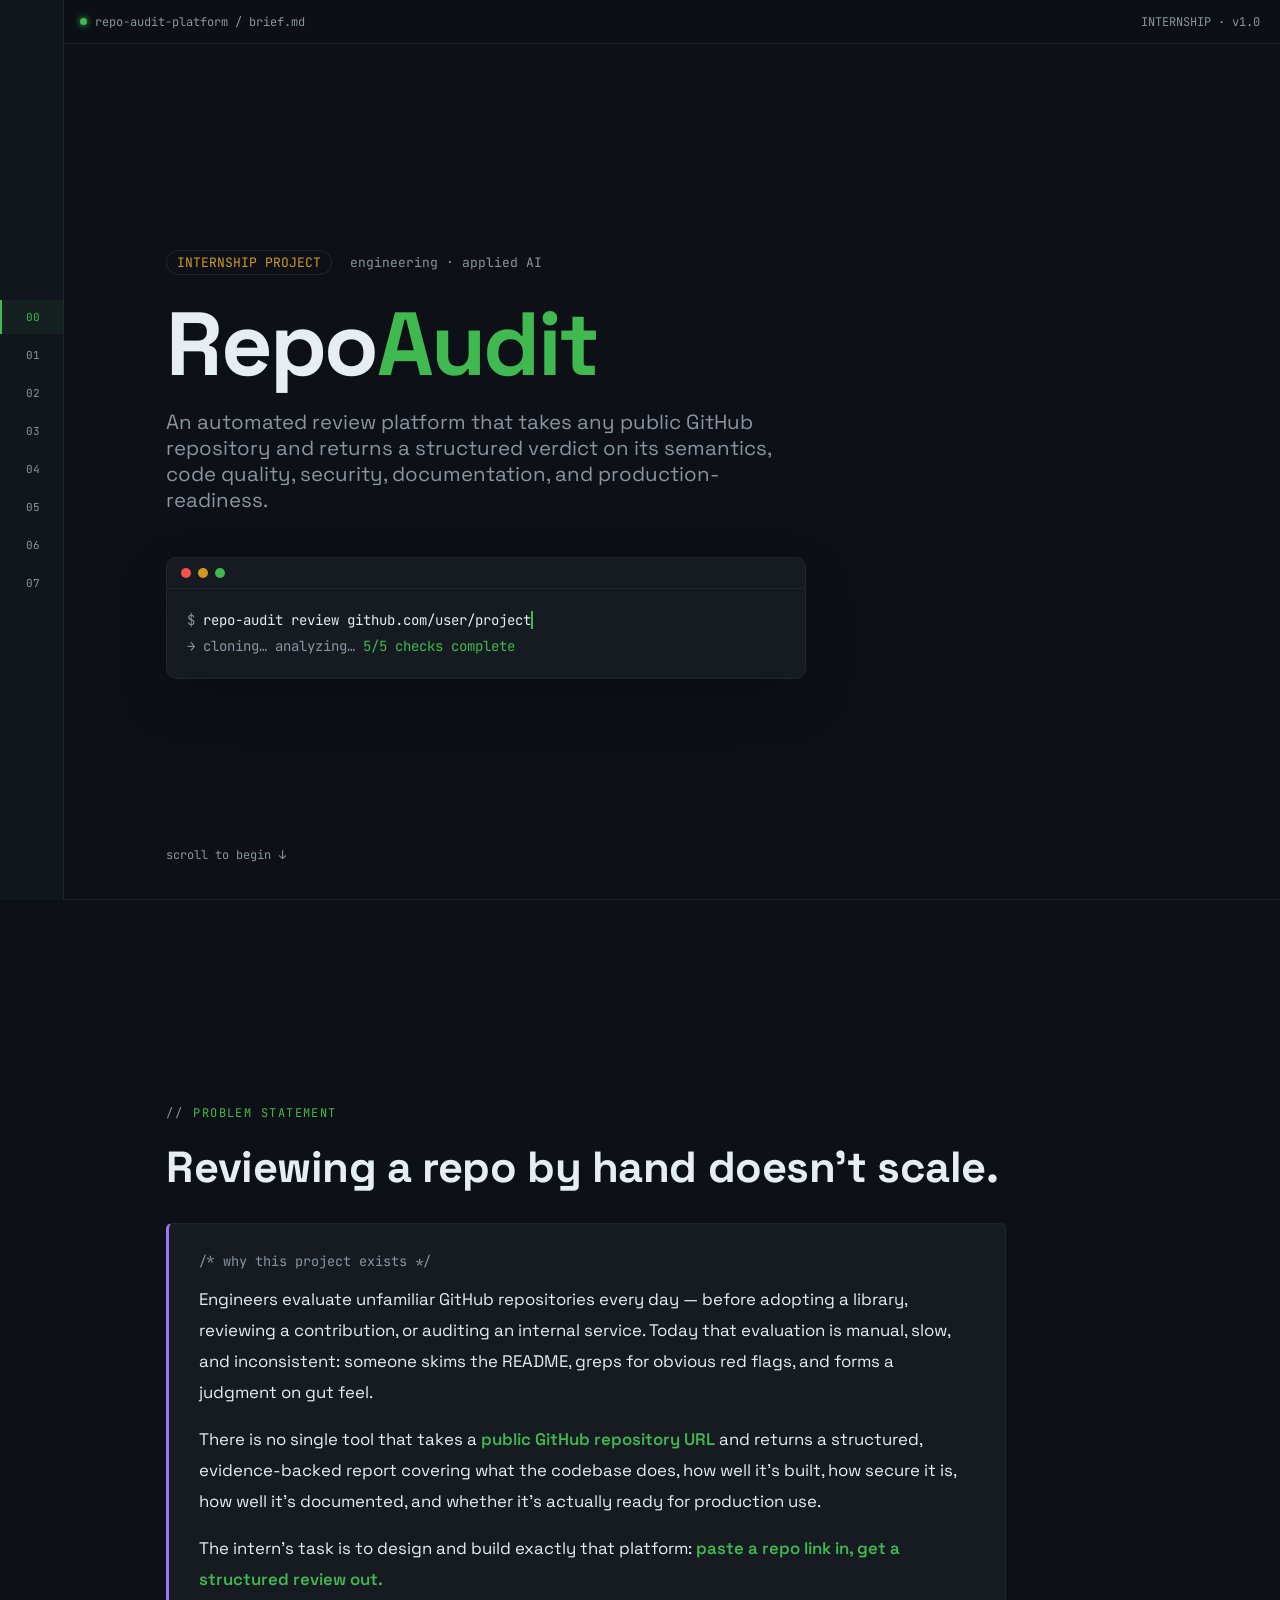
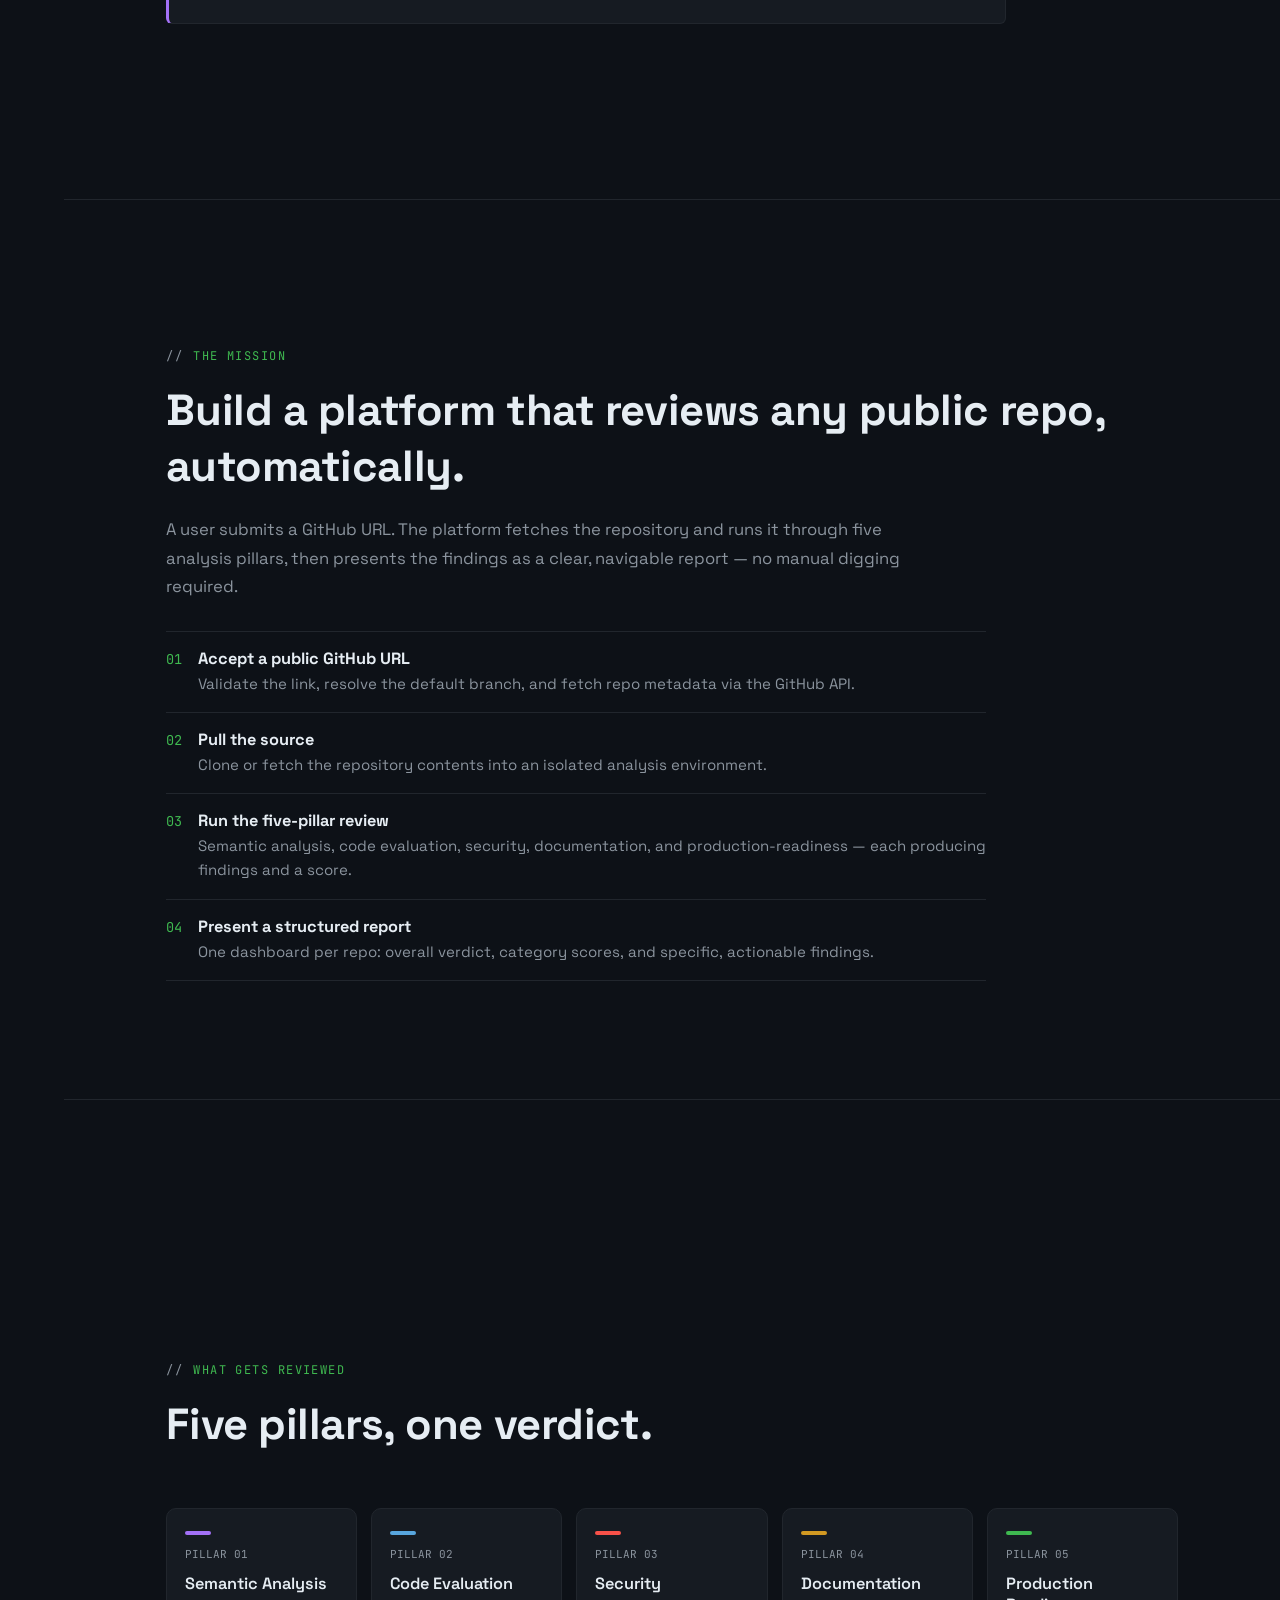
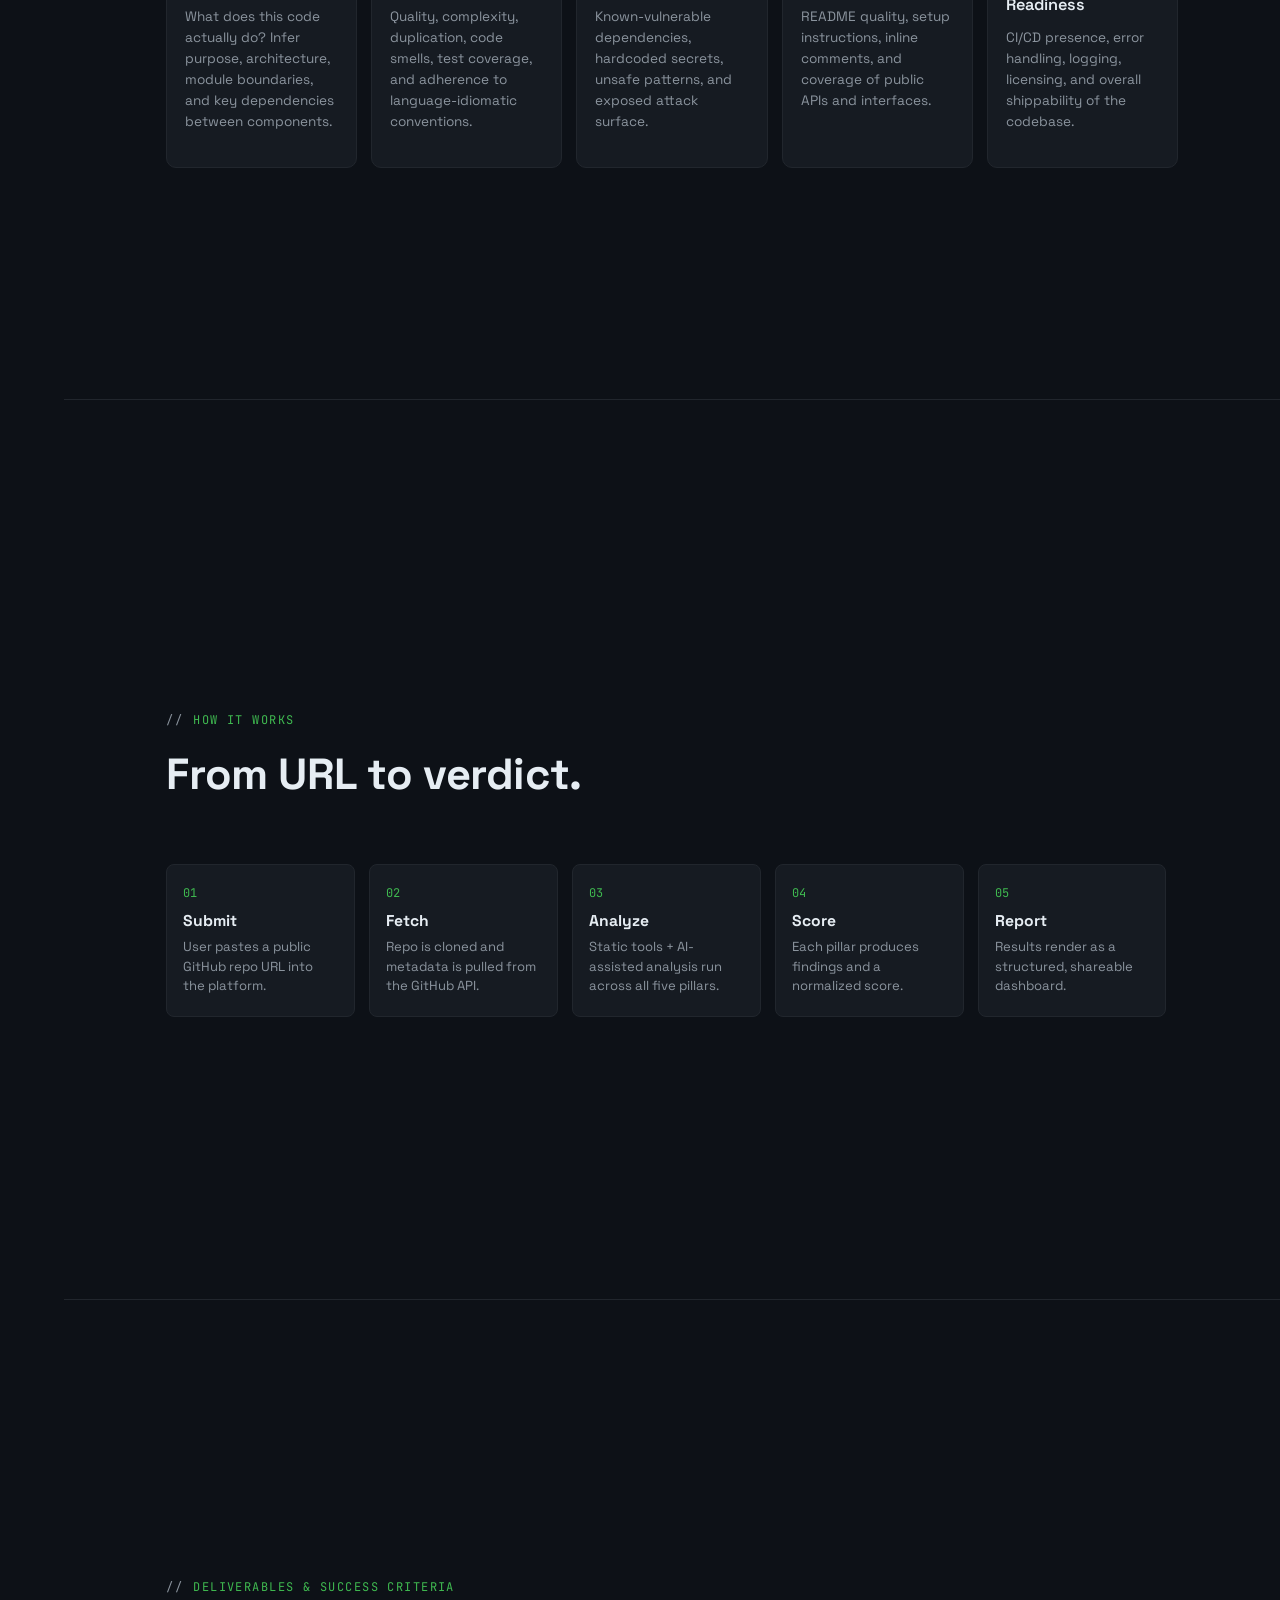
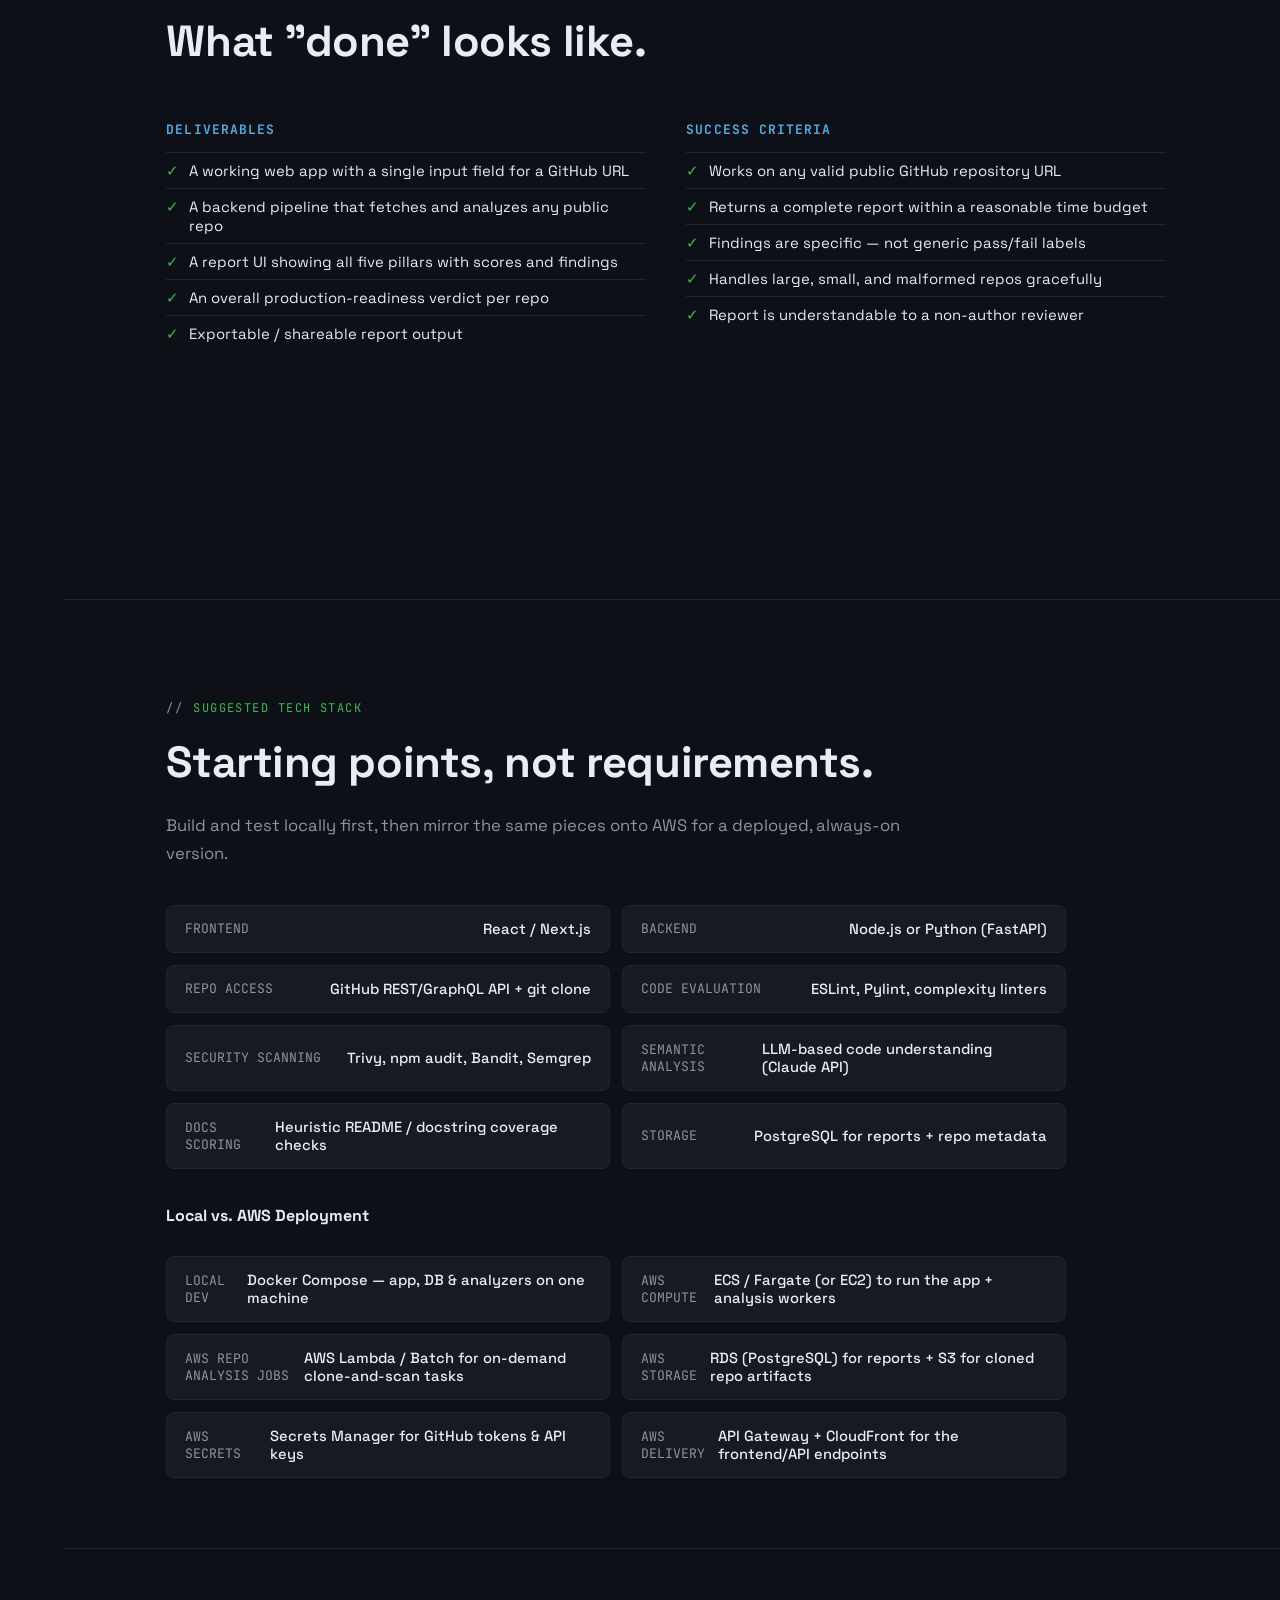
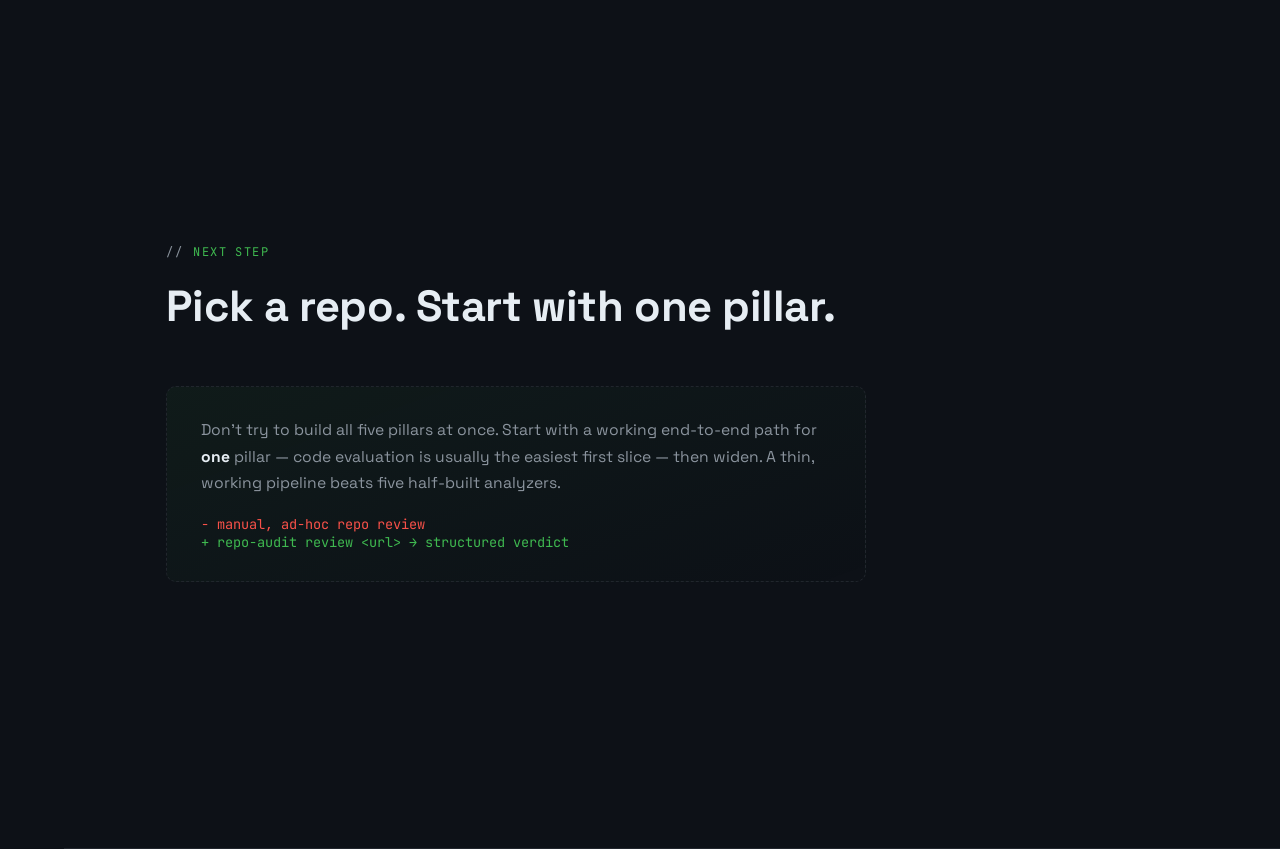
<file: Project Idea.html>
<!DOCTYPE html>
<html lang="en">
<head>
<meta charset="UTF-8">
<meta name="viewport" content="width=device-width, initial-scale=1.0">
<title>RepoAudit — Internship Project Brief</title>
<link rel="preconnect" href="https://fonts.googleapis.com">
<link rel="preconnect" href="https://fonts.gstatic.com" crossorigin>
<link href="https://fonts.googleapis.com/css2?family=Space+Grotesk:wght@400;500;600;700&family=JetBrains+Mono:wght@400;500;600;700&display=swap" rel="stylesheet">
<style>
  :root{
    --bg:#0D1117;
    --bg-alt:#11161D;
    --panel:#161B22;
    --fg:#E6EDF3;
    --muted:#8B949E;
    --border:#21262D;
    --green:#3FB950;
    --red:#F85149;
    --amber:#D29922;
    --blue:#58A6DE;
    --purple:#A371F7;
    --gutter-w:64px;
  }
  *{box-sizing:border-box; margin:0; padding:0;}
  html{scroll-behavior:smooth;}
  body{
    background:var(--bg);
    color:var(--fg);
    font-family:'Space Grotesk', sans-serif;
    overflow-x:hidden;
  }
  .mono{font-family:'JetBrains Mono', monospace;}

  ::selection{background:var(--green); color:#04120a;}

  /* ---------- fixed chrome ---------- */
  .topbar{
    position:fixed; top:0; left:0; right:0; height:44px;
    display:flex; align-items:center; justify-content:space-between;
    padding:0 20px 0 calc(var(--gutter-w) + 16px);
    background:rgba(13,17,23,0.85);
    backdrop-filter:blur(8px);
    border-bottom:1px solid var(--border);
    z-index:50;
    font-family:'JetBrains Mono', monospace;
    font-size:12px;
    color:var(--muted);
  }
  .topbar .path{display:flex; align-items:center; gap:8px;}
  .topbar .dot{width:7px; height:7px; border-radius:50%; background:var(--green); box-shadow:0 0 6px var(--green); animation:pulse 2s ease-in-out infinite;}
  @keyframes pulse{0%,100%{opacity:1;} 50%{opacity:.35;}}

  .gutter{
    position:fixed; top:0; left:0; bottom:0; width:var(--gutter-w);
    border-right:1px solid var(--border);
    background:var(--bg-alt);
    z-index:60;
    display:flex; flex-direction:column; align-items:center;
    justify-content:center;
    gap:4px;
  }
  .gutter a{
    width:100%; text-align:center; padding:10px 0;
    font-family:'JetBrains Mono', monospace; font-size:11px;
    color:var(--muted); text-decoration:none;
    border-left:2px solid transparent;
    transition:color .2s, border-color .2s, background .2s;
  }
  .gutter a:hover, .gutter a.active{
    color:var(--green); border-left-color:var(--green); background:rgba(63,185,80,0.07);
  }

  main{margin-left:var(--gutter-w);}

  section{
    min-height:100vh;
    display:flex; flex-direction:column; justify-content:center;
    padding:100px 8vw 70px 8vw;
    border-bottom:1px solid var(--border);
    position:relative;
    scroll-margin-top:0;
  }
  section .label{
    font-family:'JetBrains Mono', monospace;
    font-size:12px; letter-spacing:.12em; text-transform:uppercase;
    color:var(--green); margin-bottom:18px; display:flex; align-items:center; gap:10px;
  }
  section .label::before{content:"//"; color:var(--muted);}

  h1{font-size:clamp(2.4rem, 5vw, 4.4rem); font-weight:700; line-height:1.05; letter-spacing:-0.02em;}
  h2{font-size:clamp(1.9rem, 3.4vw, 3rem); font-weight:700; letter-spacing:-0.01em; margin-bottom:22px;}
  p.lead{font-size:clamp(1rem, 1.3vw, 1.25rem); color:var(--muted); max-width:760px; line-height:1.7;}

  /* ---------- slide 0 : cover ---------- */
  #s0{justify-content:center;}
  .cover-meta{font-family:'JetBrains Mono', monospace; color:var(--muted); font-size:13px; margin-bottom:26px; display:flex; gap:18px; align-items:center;}
  .cover-meta .tag{border:1px solid var(--border); padding:3px 10px; border-radius:20px; color:var(--amber);}
  .cover-title{font-size:clamp(2.6rem, 7vw, 5.6rem); font-weight:700; letter-spacing:-0.03em; line-height:0.98;}
  .cover-title .accent{color:var(--green);}
  .cover-sub{margin-top:20px; font-size:clamp(1.05rem,1.6vw,1.4rem); color:var(--muted); max-width:640px;}
  .terminal{
    margin-top:44px; max-width:640px;
    background:var(--panel); border:1px solid var(--border); border-radius:10px;
    overflow:hidden; box-shadow:0 20px 60px -20px rgba(0,0,0,.6);
  }
  .terminal .bar{display:flex; gap:7px; padding:10px 14px; border-bottom:1px solid var(--border);}
  .terminal .bar span{width:10px; height:10px; border-radius:50%;}
  .terminal .bar span:nth-child(1){background:#F85149;}
  .terminal .bar span:nth-child(2){background:#D29922;}
  .terminal .bar span:nth-child(3){background:#3FB950;}
  .terminal .body{padding:18px 20px; font-family:'JetBrains Mono', monospace; font-size:14px; line-height:1.9;}
  .terminal .body .type{color:var(--fg); border-right:2px solid var(--green); white-space:nowrap; overflow:hidden; animation:type 3.2s steps(46,end) 1 both, blink .8s step-end infinite;}
  .terminal .body .out{color:var(--muted); opacity:0; animation:fadein .4s ease 3.3s both;}
  .terminal .body .ok{color:var(--green);}
  @keyframes type{from{width:0} to{width:46ch}}
  @keyframes blink{50%{border-color:transparent}}
  @keyframes fadein{to{opacity:1}}
  @media (prefers-reduced-motion: reduce){
    .terminal .body .type{animation:none; width:46ch; border-right:none;}
    .terminal .body .out{animation:none; opacity:1;}
    .dot{animation:none;}
  }
  .scroll-cue{position:absolute; bottom:36px; left:8vw; font-family:'JetBrains Mono',monospace; font-size:12px; color:var(--muted); display:flex; align-items:center; gap:8px;}
  .scroll-cue .arrow{animation:down 1.6s ease-in-out infinite;}
  @keyframes down{0%,100%{transform:translateY(0);}50%{transform:translateY(5px);}}

  /* ---------- problem statement ---------- */
  .comment-block{
    background:var(--panel); border:1px solid var(--border); border-left:3px solid var(--purple);
    border-radius:6px; padding:28px 30px; max-width:840px; margin-top:6px;
  }
  .comment-block p{color:var(--fg); font-size:1.05rem; line-height:1.85;}
  .comment-block p + p{margin-top:16px;}
  .comment-block .c1{color:var(--muted); font-family:'JetBrains Mono',monospace; font-size:.85rem; display:block; margin-bottom:14px;}
  .comment-block strong{color:var(--green); font-weight:600;}

  /* ---------- mission ---------- */
  .objectives{margin-top:30px; max-width:820px; display:flex; flex-direction:column; gap:0;}
  .objectives li{
    list-style:none; display:flex; gap:16px; padding:16px 0; border-top:1px solid var(--border);
    align-items:flex-start;
  }
  .objectives li:last-child{border-bottom:1px solid var(--border);}
  .objectives .idx{font-family:'JetBrains Mono',monospace; color:var(--green); font-size:.85rem; padding-top:2px;}
  .objectives .txt strong{display:block; font-size:1.02rem; margin-bottom:3px;}
  .objectives .txt span{color:var(--muted); font-size:.94rem; line-height:1.6;}

  /* ---------- pillars grid ---------- */
  .pillars{display:grid; grid-template-columns:repeat(5,1fr); gap:14px; margin-top:34px;}
  .pillar{
    background:var(--panel); border:1px solid var(--border); border-radius:10px; padding:22px 18px;
    display:flex; flex-direction:column; gap:12px; min-height:260px;
    transition:transform .2s, border-color .2s;
  }
  .pillar:hover{transform:translateY(-4px); border-color:var(--accent-c, var(--green));}
  .pillar .tag{font-family:'JetBrains Mono',monospace; font-size:11px; color:var(--muted);}
  .pillar h3{font-size:1.02rem; font-weight:600; line-height:1.3;}
  .pillar p{font-size:.85rem; color:var(--muted); line-height:1.55; flex:1;}
  .pillar .swatch{width:26px; height:4px; border-radius:2px;}
  .p1 .swatch{background:var(--purple);} .p1:hover{--accent-c:var(--purple);}
  .p2 .swatch{background:var(--blue);}   .p2:hover{--accent-c:var(--blue);}
  .p3 .swatch{background:var(--red);}    .p3:hover{--accent-c:var(--red);}
  .p4 .swatch{background:var(--amber);}  .p4:hover{--accent-c:var(--amber);}
  .p5 .swatch{background:var(--green);}  .p5:hover{--accent-c:var(--green);}

  /* ---------- pipeline ---------- */
  .pipeline{display:flex; align-items:stretch; gap:0; margin-top:40px; max-width:1000px; flex-wrap:wrap;}
  .stage{
    flex:1; min-width:150px; background:var(--panel); border:1px solid var(--border);
    border-radius:8px; padding:20px 16px; position:relative;
  }
  .stage + .stage{margin-left:14px;}
  .stage .n{font-family:'JetBrains Mono',monospace; color:var(--green); font-size:12px; margin-bottom:10px;}
  .stage h4{font-size:.98rem; margin-bottom:6px;}
  .stage p{font-size:.82rem; color:var(--muted); line-height:1.5;}
  .arrow-sep{align-self:center; color:var(--muted); padding:0 4px; font-family:'JetBrains Mono',monospace;}

  /* ---------- deliverables / two column ---------- */
  .twocol{display:grid; grid-template-columns:1fr 1fr; gap:40px; margin-top:30px; max-width:1000px;}
  .twocol h4{font-family:'JetBrains Mono',monospace; font-size:13px; color:var(--blue); margin-bottom:14px; text-transform:uppercase; letter-spacing:.08em;}
  .checklist li{list-style:none; display:flex; gap:10px; font-size:.93rem; color:var(--fg); padding:8px 0; border-top:1px solid var(--border);}
  .checklist li::before{content:"✓"; color:var(--green); font-family:'JetBrains Mono',monospace; flex-shrink:0;}

  /* ---------- stack ---------- */
  .stack-grid{display:grid; grid-template-columns:repeat(2,1fr); gap:12px; margin-top:30px; max-width:900px;}
  .stack-row{
    display:flex; justify-content:space-between; align-items:center;
    background:var(--panel); border:1px solid var(--border); border-radius:8px; padding:14px 18px;
  }
  .stack-row .k{font-family:'JetBrains Mono',monospace; font-size:.82rem; color:var(--muted);}
  .stack-row .v{font-size:.92rem; font-weight:500;}

  /* ---------- timeline ---------- */
  .weeks{margin-top:34px; max-width:900px; display:flex; flex-direction:column;}
  .week{display:grid; grid-template-columns:70px 1fr; gap:20px; padding:14px 0; border-top:1px solid var(--border); align-items:baseline;}
  .week:last-child{border-bottom:1px solid var(--border);}
  .week .wk{font-family:'JetBrains Mono',monospace; color:var(--amber); font-size:.85rem;}
  .week .desc strong{font-size:.97rem;}
  .week .desc span{display:block; color:var(--muted); font-size:.85rem; margin-top:2px;}

  /* ---------- closing ---------- */
  #s8{align-items:flex-start;}
  .cta-box{
    margin-top:30px; padding:30px 34px; border:1px dashed var(--border); border-radius:10px; max-width:700px;
    background:linear-gradient(160deg, rgba(63,185,80,0.06), transparent);
  }
  .cta-box p{color:var(--muted); line-height:1.7; font-size:.98rem;}
  .diffline{font-family:'JetBrains Mono',monospace; font-size:.85rem; margin-top:18px;}
  .diffline .add{color:var(--green);} .diffline .rm{color:var(--red);}

  @media (max-width:900px){
    :root{--gutter-w:40px;}
    .pillars{grid-template-columns:1fr 1fr;}
    .twocol{grid-template-columns:1fr;}
    .stack-grid{grid-template-columns:1fr;}
    .pipeline{flex-direction:column;}
    .stage + .stage{margin-left:0; margin-top:14px;}
    section{padding:90px 6vw 50px 6vw;}
  }
  @media (max-width:600px){
    .pillars{grid-template-columns:1fr;}
    .gutter a{font-size:9px; padding:8px 0;}
  }

  a:focus-visible, .gutter a:focus-visible{outline:2px solid var(--green); outline-offset:2px;}
</style>
</head>
<body>

<div class="gutter" aria-label="Slide navigation">
  <a href="#s0" data-i="0">00</a>
  <a href="#s1" data-i="1">01</a>
  <a href="#s2" data-i="2">02</a>
  <a href="#s3" data-i="3">03</a>
  <a href="#s4" data-i="4">04</a>
  <a href="#s5" data-i="5">05</a>
  <a href="#s6" data-i="6">06</a>
  <a href="#s7" data-i="7">07</a>
</div>

<div class="topbar">
  <div class="path"><span class="dot"></span> repo-audit-platform / brief.md</div>
  <div>INTERNSHIP · v1.0</div>
</div>

<main>

  <!-- 00 COVER -->
  <section id="s0">
    <div class="cover-meta">
      <span class="tag">INTERNSHIP PROJECT</span>
      <span>engineering · applied AI</span>
    </div>
    <div class="cover-title">Repo<span class="accent">Audit</span></div>
    <p class="cover-sub">An automated review platform that takes any public GitHub repository and returns a structured verdict on its semantics, code quality, security, documentation, and production-readiness.</p>
    <div class="terminal">
      <div class="bar"><span></span><span></span><span></span></div>
      <div class="body">
        <div><span class="mono" style="color:var(--muted)">$</span> <span class="type">repo-audit review github.com/user/project</span></div>
        <div class="out">→ cloning… analyzing… <span class="ok">5/5 checks complete</span></div>
      </div>
    </div>
    <div class="scroll-cue"><span>scroll to begin</span><span class="arrow">↓</span></div>
  </section>

  <!-- 01 PROBLEM STATEMENT -->
  <section id="s1">
    <div class="label">Problem Statement</div>
    <h2>Reviewing a repo by hand doesn't scale.</h2>
    <div class="comment-block">
      <span class="c1">/* why this project exists */</span>
      <p>Engineers evaluate unfamiliar GitHub repositories every day — before adopting a library, reviewing a contribution, or auditing an internal service. Today that evaluation is manual, slow, and inconsistent: someone skims the README, greps for obvious red flags, and forms a judgment on gut feel.</p>
      <p>There is no single tool that takes a <strong>public GitHub repository URL</strong> and returns a structured, evidence-backed report covering what the codebase does, how well it's built, how secure it is, how well it's documented, and whether it's actually ready for production use.</p>
      <p>The intern's task is to design and build exactly that platform: <strong>paste a repo link in, get a structured review out.</strong></p>
    </div>
  </section>

  <!-- 02 MISSION -->
  <section id="s2">
    <div class="label">The Mission</div>
    <h2>Build a platform that reviews any public repo, automatically.</h2>
    <p class="lead">A user submits a GitHub URL. The platform fetches the repository and runs it through five analysis pillars, then presents the findings as a clear, navigable report — no manual digging required.</p>
    <ul class="objectives">
      <li><span class="idx mono">01</span><div class="txt"><strong>Accept a public GitHub URL</strong><span>Validate the link, resolve the default branch, and fetch repo metadata via the GitHub API.</span></div></li>
      <li><span class="idx mono">02</span><div class="txt"><strong>Pull the source</strong><span>Clone or fetch the repository contents into an isolated analysis environment.</span></div></li>
      <li><span class="idx mono">03</span><div class="txt"><strong>Run the five-pillar review</strong><span>Semantic analysis, code evaluation, security, documentation, and production-readiness — each producing findings and a score.</span></div></li>
      <li><span class="idx mono">04</span><div class="txt"><strong>Present a structured report</strong><span>One dashboard per repo: overall verdict, category scores, and specific, actionable findings.</span></div></li>
    </ul>
  </section>

  <!-- 03 FIVE PILLARS -->
  <section id="s3">
    <div class="label">What Gets Reviewed</div>
    <h2>Five pillars, one verdict.</h2>
    <div class="pillars">
      <div class="pillar p1">
        <div class="swatch"></div>
        <div class="tag">PILLAR 01</div>
        <h3>Semantic Analysis</h3>
        <p>What does this code actually do? Infer purpose, architecture, module boundaries, and key dependencies between components.</p>
      </div>
      <div class="pillar p2">
        <div class="swatch"></div>
        <div class="tag">PILLAR 02</div>
        <h3>Code Evaluation</h3>
        <p>Quality, complexity, duplication, code smells, test coverage, and adherence to language-idiomatic conventions.</p>
      </div>
      <div class="pillar p3">
        <div class="swatch"></div>
        <div class="tag">PILLAR 03</div>
        <h3>Security</h3>
        <p>Known-vulnerable dependencies, hardcoded secrets, unsafe patterns, and exposed attack surface.</p>
      </div>
      <div class="pillar p4">
        <div class="swatch"></div>
        <div class="tag">PILLAR 04</div>
        <h3>Documentation</h3>
        <p>README quality, setup instructions, inline comments, and coverage of public APIs and interfaces.</p>
      </div>
      <div class="pillar p5">
        <div class="swatch"></div>
        <div class="tag">PILLAR 05</div>
        <h3>Production Readiness</h3>
        <p>CI/CD presence, error handling, logging, licensing, and overall shippability of the codebase.</p>
      </div>
    </div>
  </section>

  <!-- 04 PIPELINE -->
  <section id="s4">
    <div class="label">How It Works</div>
    <h2>From URL to verdict.</h2>
    <div class="pipeline">
      <div class="stage"><div class="n mono">01</div><h4>Submit</h4><p>User pastes a public GitHub repo URL into the platform.</p></div>
      <div class="stage"><div class="n mono">02</div><h4>Fetch</h4><p>Repo is cloned and metadata is pulled from the GitHub API.</p></div>
      <div class="stage"><div class="n mono">03</div><h4>Analyze</h4><p>Static tools + AI-assisted analysis run across all five pillars.</p></div>
      <div class="stage"><div class="n mono">04</div><h4>Score</h4><p>Each pillar produces findings and a normalized score.</p></div>
      <div class="stage"><div class="n mono">05</div><h4>Report</h4><p>Results render as a structured, shareable dashboard.</p></div>
    </div>
  </section>

  <!-- 05 DELIVERABLES -->
  <section id="s5">
    <div class="label">Deliverables & Success Criteria</div>
    <h2>What "done" looks like.</h2>
    <div class="twocol">
      <div>
        <h4>Deliverables</h4>
        <ul class="checklist">
          <li>A working web app with a single input field for a GitHub URL</li>
          <li>A backend pipeline that fetches and analyzes any public repo</li>
          <li>A report UI showing all five pillars with scores and findings</li>
          <li>An overall production-readiness verdict per repo</li>
          <li>Exportable / shareable report output</li>
        </ul>
      </div>
      <div>
        <h4>Success Criteria</h4>
        <ul class="checklist">
          <li>Works on any valid public GitHub repository URL</li>
          <li>Returns a complete report within a reasonable time budget</li>
          <li>Findings are specific — not generic pass/fail labels</li>
          <li>Handles large, small, and malformed repos gracefully</li>
          <li>Report is understandable to a non-author reviewer</li>
        </ul>
      </div>
    </div>
  </section>

  <!-- 06 STACK -->
  <section id="s6">
    <div class="label">Suggested Tech Stack</div>
    <h2>Starting points, not requirements.</h2>
    <p class="lead" style="margin-bottom:6px;">Build and test locally first, then mirror the same pieces onto AWS for a deployed, always-on version.</p>
    <div class="stack-grid">
      <div class="stack-row"><span class="k">FRONTEND</span><span class="v">React / Next.js</span></div>
      <div class="stack-row"><span class="k">BACKEND</span><span class="v">Node.js or Python (FastAPI)</span></div>
      <div class="stack-row"><span class="k">REPO ACCESS</span><span class="v">GitHub REST/GraphQL API + git clone</span></div>
      <div class="stack-row"><span class="k">CODE EVALUATION</span><span class="v">ESLint, Pylint, complexity linters</span></div>
      <div class="stack-row"><span class="k">SECURITY SCANNING</span><span class="v">Trivy, npm audit, Bandit, Semgrep</span></div>
      <div class="stack-row"><span class="k">SEMANTIC ANALYSIS</span><span class="v">LLM-based code understanding (Claude API)</span></div>
      <div class="stack-row"><span class="k">DOCS SCORING</span><span class="v">Heuristic README / docstring coverage checks</span></div>
      <div class="stack-row"><span class="k">STORAGE</span><span class="v">PostgreSQL for reports + repo metadata</span></div>
    </div>

    <h4 style="margin-top:36px;">Local vs. AWS Deployment</h4>
    <div class="stack-grid">
      <div class="stack-row"><span class="k">LOCAL DEV</span><span class="v">Docker Compose — app, DB & analyzers on one machine</span></div>
      <div class="stack-row"><span class="k">AWS COMPUTE</span><span class="v">ECS / Fargate (or EC2) to run the app + analysis workers</span></div>
      <div class="stack-row"><span class="k">AWS REPO ANALYSIS JOBS</span><span class="v">AWS Lambda / Batch for on-demand clone-and-scan tasks</span></div>
      <div class="stack-row"><span class="k">AWS STORAGE</span><span class="v">RDS (PostgreSQL) for reports + S3 for cloned repo artifacts</span></div>
      <div class="stack-row"><span class="k">AWS SECRETS</span><span class="v">Secrets Manager for GitHub tokens & API keys</span></div>
      <div class="stack-row"><span class="k">AWS DELIVERY</span><span class="v">API Gateway + CloudFront for the frontend/API endpoints</span></div>
    </div>
  </section>

  <!-- 07 CLOSING -->
  <section id="s7">
    <div class="label">Next Step</div>
    <h2>Pick a repo. Start with one pillar.</h2>
    <div class="cta-box">
      <p>Don't try to build all five pillars at once. Start with a working end-to-end path for <strong style="color:var(--fg)">one</strong> pillar — code evaluation is usually the easiest first slice — then widen. A thin, working pipeline beats five half-built analyzers.</p>
      <div class="diffline">
        <div><span class="rm">- manual, ad-hoc repo review</span></div>
        <div><span class="add">+ repo-audit review &lt;url&gt; → structured verdict</span></div>
      </div>
    </div>
  </section>

</main>

<script>
  const links = document.querySelectorAll('.gutter a');
  const sections = document.querySelectorAll('main section');
  const obs = new IntersectionObserver((entries)=>{
    entries.forEach(e=>{
      if(e.isIntersecting){
        links.forEach(l=>l.classList.remove('active'));
        const i = [...sections].indexOf(e.target);
        if(links[i]) links[i].classList.add('active');
      }
    });
  }, {threshold:0.5});
  sections.forEach(s=>obs.observe(s));
</script>

</body>
</html>
</file>
